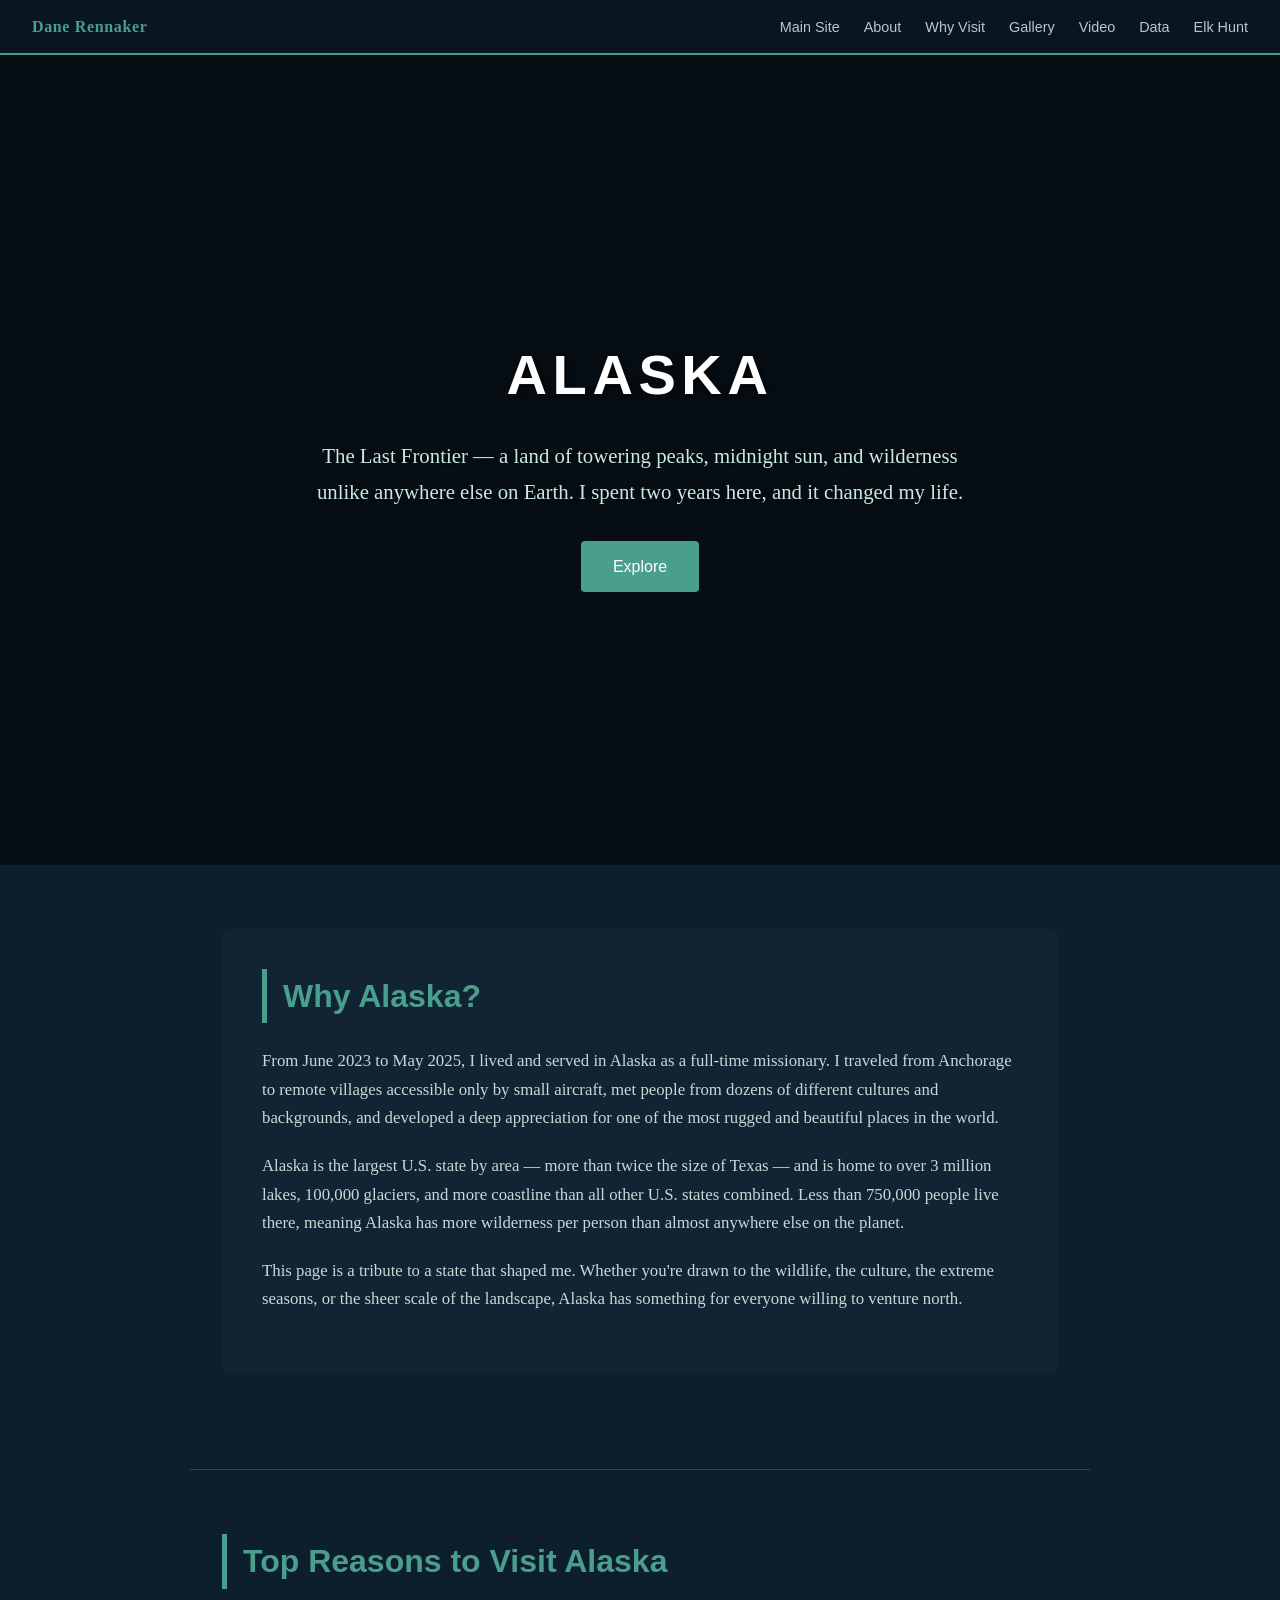
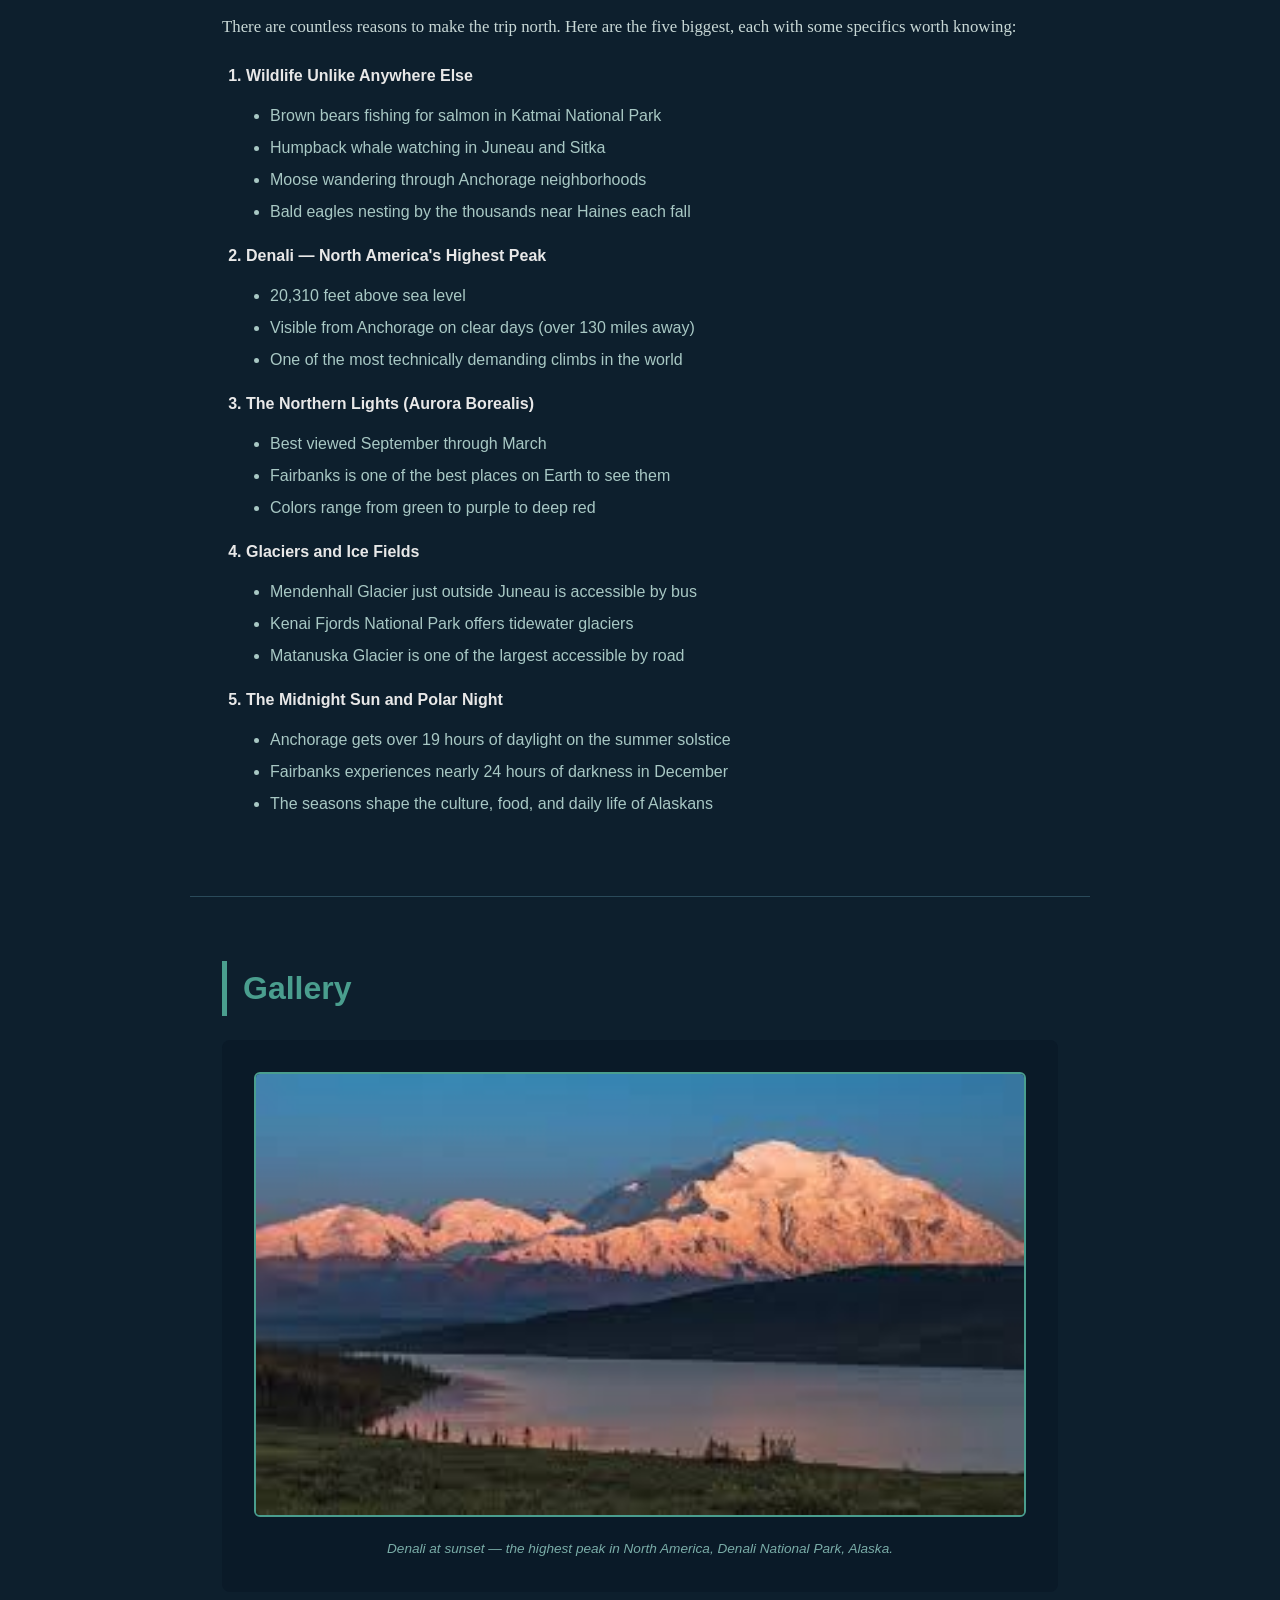
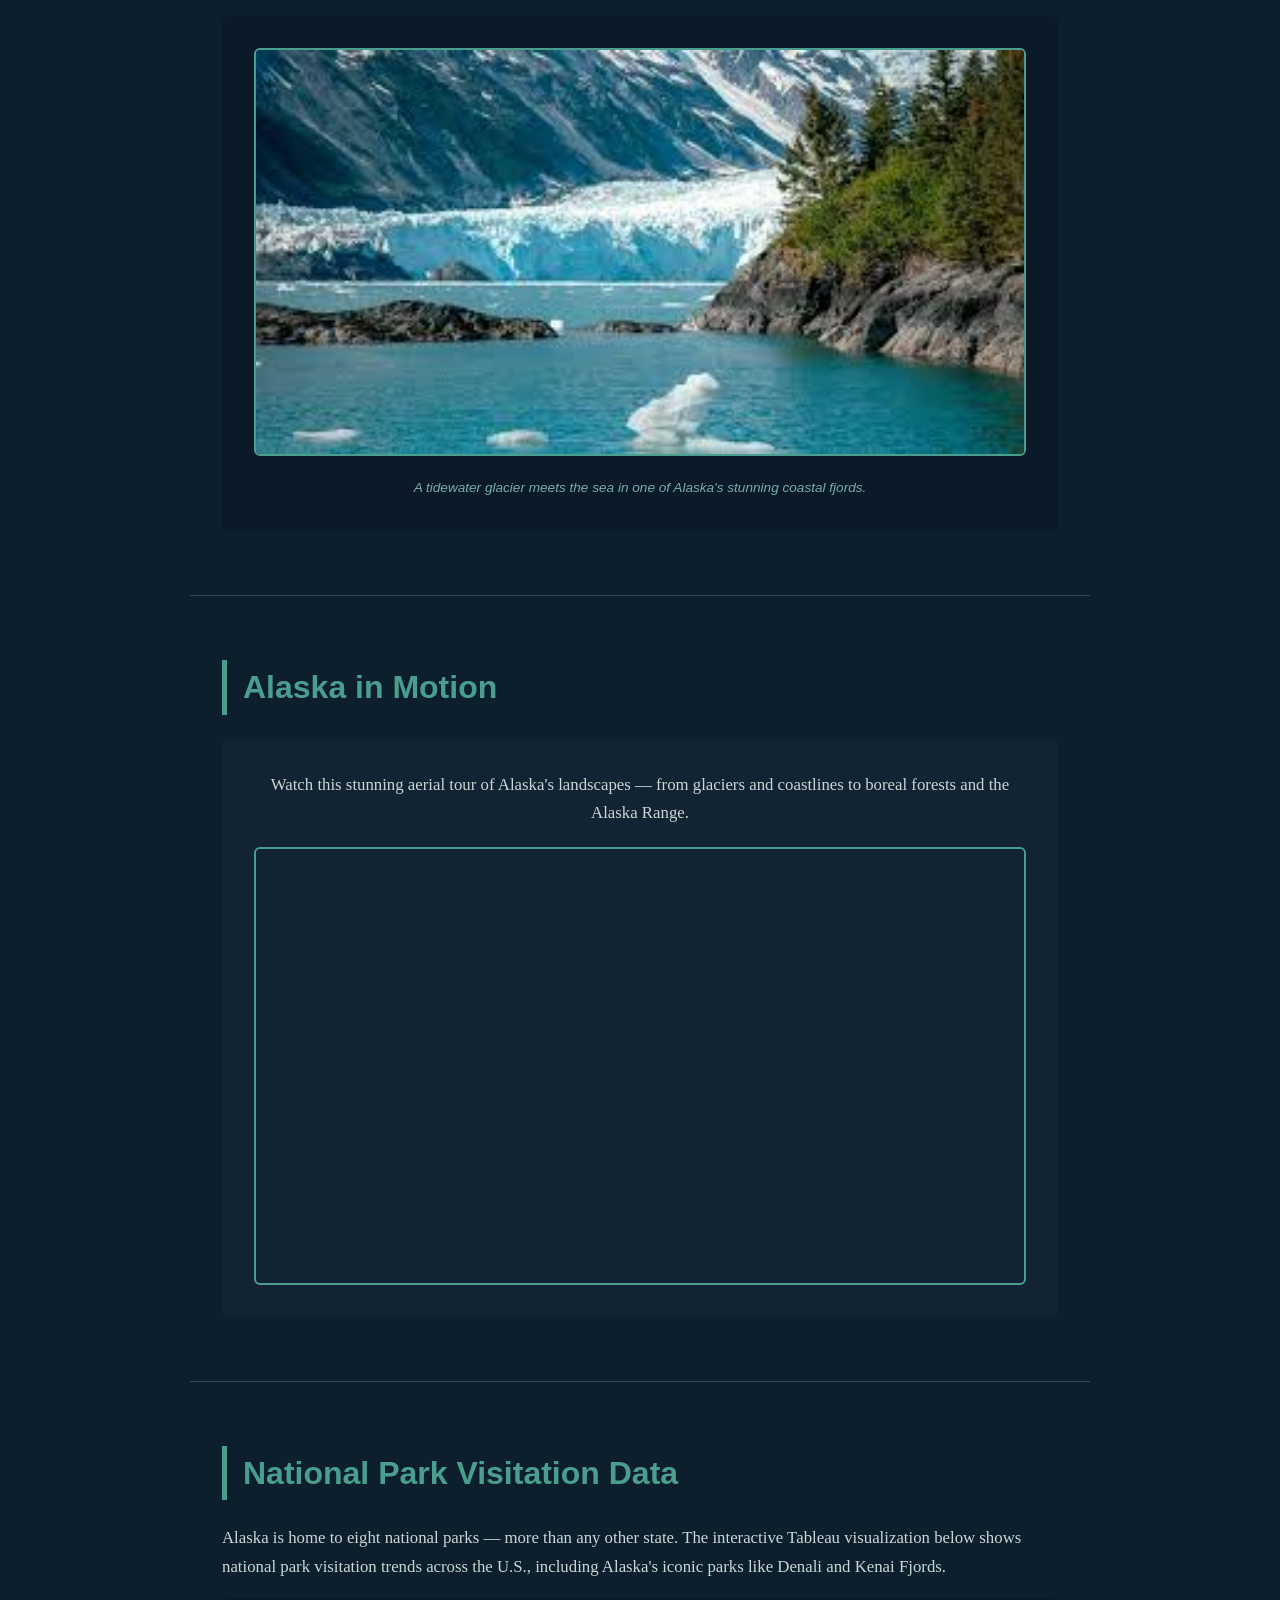
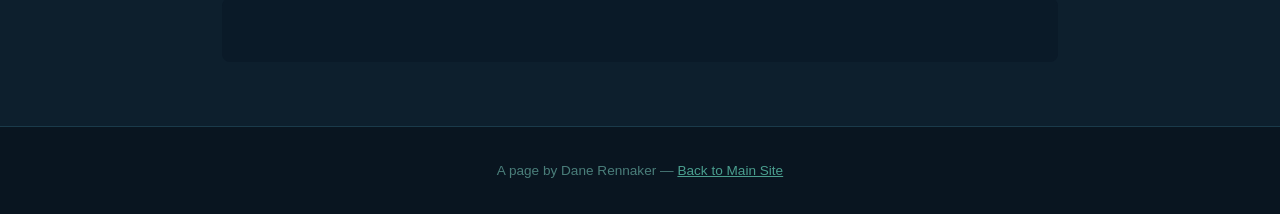
<file: scratch.html>
<!DOCTYPE html>
<html lang="en">
<head>
    <meta charset="UTF-8" />
    <meta name="viewport" content="width=device-width, initial-scale=1.0" />
    <title>Alaska: The Last Frontier — Dane Rennaker</title>
    <link rel="stylesheet" href="scratch.css" />
</head>
<body>

    <!-- Top navigation bar — links back to main site -->
    <nav id="top-nav">
        <a class="site-title" href="index.html">Dane Rennaker</a>
        <ul>
            <li><a href="index.html">Main Site</a></li>
            <li><a href="#about">About</a></li>
            <li><a href="#reasons">Why Visit</a></li>
            <li><a href="#gallery">Gallery</a></li>
            <li><a href="#video">Video</a></li>
            <li><a href="#data">Data</a></li>
            <li><a href="game.html">Elk Hunt</a></li>
        </ul>
    </nav>

    <!-- Hero section -->
    <header id="hero">
        <h1>Alaska</h1>
        <p>The Last Frontier — a land of towering peaks, midnight sun, and wilderness unlike anywhere else on Earth. I spent two years here, and it changed my life.</p>
        <a class="hero-btn" href="#about">Explore</a>
    </header>

    <!-- ============================================================ -->
    <!-- About anchor -->
    <!-- ============================================================ -->
    <a id="about"></a>
    <section class="content-section">
        <div id="about-div">
            <h2>Why Alaska?</h2>
            <p>
                From June 2023 to May 2025, I lived and served in Alaska as a full-time missionary. I traveled from Anchorage to remote villages accessible only by small aircraft,
                met people from dozens of different cultures and backgrounds, and developed a deep appreciation for one of the most rugged and beautiful places in the world.
            </p>
            <p>
                Alaska is the largest U.S. state by area — more than twice the size of Texas — and is home to over 3 million lakes, 100,000 glaciers, and more coastline than all
                other U.S. states combined. Less than 750,000 people live there, meaning Alaska has more wilderness per person than almost anywhere else on the planet.
            </p>
            <p>
                This page is a tribute to a state that shaped me. Whether you're drawn to the wildlife, the culture, the extreme seasons, or the sheer scale of the landscape,
                Alaska has something for everyone willing to venture north.
            </p>
        </div>
    </section>

    <hr class="section-sep" />

    <!-- ============================================================ -->
    <!-- Reasons to visit anchor — ordered list with embedded unordered list -->
    <!-- ============================================================ -->
    <a id="reasons"></a>
    <section class="content-section">
        <h2>Top Reasons to Visit Alaska</h2>
        <p>There are countless reasons to make the trip north. Here are the five biggest, each with some specifics worth knowing:</p>

        <ol class="reasons-list">
            <li>
                Wildlife Unlike Anywhere Else
                <ul>
                    <li>Brown bears fishing for salmon in Katmai National Park</li>
                    <li>Humpback whale watching in Juneau and Sitka</li>
                    <li>Moose wandering through Anchorage neighborhoods</li>
                    <li>Bald eagles nesting by the thousands near Haines each fall</li>
                </ul>
            </li>
            <li>
                Denali — North America's Highest Peak
                <ul>
                    <li>20,310 feet above sea level</li>
                    <li>Visible from Anchorage on clear days (over 130 miles away)</li>
                    <li>One of the most technically demanding climbs in the world</li>
                </ul>
            </li>
            <li>
                The Northern Lights (Aurora Borealis)
                <ul>
                    <li>Best viewed September through March</li>
                    <li>Fairbanks is one of the best places on Earth to see them</li>
                    <li>Colors range from green to purple to deep red</li>
                </ul>
            </li>
            <li>
                Glaciers and Ice Fields
                <ul>
                    <li>Mendenhall Glacier just outside Juneau is accessible by bus</li>
                    <li>Kenai Fjords National Park offers tidewater glaciers</li>
                    <li>Matanuska Glacier is one of the largest accessible by road</li>
                </ul>
            </li>
            <li>
                The Midnight Sun and Polar Night
                <ul>
                    <li>Anchorage gets over 19 hours of daylight on the summer solstice</li>
                    <li>Fairbanks experiences nearly 24 hours of darkness in December</li>
                    <li>The seasons shape the culture, food, and daily life of Alaskans</li>
                </ul>
            </li>
        </ol>
    </section>

    <hr class="section-sep" />

    <!-- ============================================================ -->
    <!-- Gallery anchor — image not from Bootstrap theme -->
    <!-- ============================================================ -->
    <a id="gallery"></a>
    <section class="content-section">
        <h2>Gallery</h2>
        <div class="gallery-div">
            <figure>
                <img
                    src="Alaska1.jpeg"
                    alt="Denali mountain at sunset reflected in a lake, Alaska" />
                <figcaption>Denali at sunset — the highest peak in North America, Denali National Park, Alaska.</figcaption>
            </figure>
        </div>

        <div class="gallery-div" style="margin-top: 1.5rem;">
            <figure>
                <img
                    src="Alaska2.jpeg"
                    alt="Glacier and turquoise waters in an Alaskan fjord" />
                <figcaption>A tidewater glacier meets the sea in one of Alaska's stunning coastal fjords.</figcaption>
            </figure>
        </div>
    </section>

    <hr class="section-sep" />

    <!-- ============================================================ -->
    <!-- Video anchor — embedded YouTube video -->
    <!-- ============================================================ -->
    <a id="video"></a>
    <section class="content-section">
        <h2>Alaska in Motion</h2>
        <div id="video-div">
            <p>Watch this stunning aerial tour of Alaska's landscapes — from glaciers and coastlines to boreal forests and the Alaska Range.</p>
            <div class="video-wrapper">
                <!--
                    YouTube embed: "Alaska - A Journey Through the Last Frontier"
                    Video ID: _u3SR7YqDDI (Alaska scenic 4K)
                -->
                <iframe
                    src="https://www.youtube.com/embed/8Ch2vBkVUQQ"
                    title="Alaska scenic video"
                    allow="accelerometer; autoplay; clipboard-write; encrypted-media; gyroscope; picture-in-picture"
                    allowfullscreen>
                </iframe>
            </div>
        </div>
    </section>

    <hr class="section-sep" />

    <!-- ============================================================ -->
    <!-- Data / Tableau anchor -->
    <!-- ============================================================ -->
    <a id="data"></a>
    <section class="content-section">
        <h2>National Park Visitation Data</h2>
        <p style="color:#c8d8d6; margin-bottom: 1rem;">
            Alaska is home to eight national parks — more than any other state. The interactive Tableau visualization below
            shows national park visitation trends across the U.S., including Alaska's iconic parks like Denali and Kenai Fjords.
        </p>
        <div id="tableau-div">
            <div class='tableauPlaceholder' id='viz1' style='position: relative; width: 100%; max-width: 860px; margin: 0 auto;'>
                <noscript>
                    <a href='https://public.tableau.com/app/profile/kinsey.n.miller/viz/USNationalParksVisitationTrends/Dashboard'>
                        <img alt='US National Parks Visitation Trends' src='https://public.tableau.com/static/images/US/USNationalParksVisitationTrends/Dashboard/1_rss.png' style='border: none' />
                    </a>
                </noscript>
                <object class='tableauViz' style='display:none;'>
                    <param name='host_url' value='https%3A%2F%2Fpublic.tableau.com%2F' />
                    <param name='embed_code_version' value='3' />
                    <param name='site_root' value='' />
                    <param name='name' value='USNationalParksVisitationTrends/Dashboard' />
                    <param name='tabs' value='no' />
                    <param name='toolbar' value='yes' />
                    <param name='animate_transition' value='yes' />
                    <param name='display_static_image' value='yes' />
                    <param name='display_spinner' value='yes' />
                    <param name='display_overlay' value='yes' />
                    <param name='display_count' value='yes' />
                    <param name='language' value='en-US' />
                </object>
            </div>
            <script type='text/javascript'>
                var divElement = document.getElementById('viz1');
                var vizElement = divElement.getElementsByTagName('object')[0];
                vizElement.style.width = '100%';
                vizElement.style.height = (divElement.offsetWidth * 0.75) + 'px';
                var scriptElement = document.createElement('script');
                scriptElement.src = 'https://public.tableau.com/javascripts/api/viz_v1.js';
                vizElement.parentNode.insertBefore(scriptElement, vizElement);
            </script>
        </div>
    </section>

    <!-- Footer -->
    <footer id="page-footer">
        <p>A page by Dane Rennaker &mdash; <a href="index.html" style="color: #4a9e8e;">Back to Main Site</a></p>
    </footer>

</body>
</html>
</file>
<file: scratch.css>
/* === scratch.css — from scratch, no Bootstrap === */

/* Reset & base */
* {
    margin: 0;
    padding: 0;
    box-sizing: border-box;
}

body {
    font-family: 'Georgia', 'Times New Roman', serif;
    background-color: #0d1f2d;
    color: #e8e8e8;
    line-height: 1.7;
}

/* ---- Top nav bar ---- */
#top-nav {
    background-color: #091520;
    padding: 0.8rem 2rem;
    display: flex;
    align-items: center;
    justify-content: space-between;
    position: sticky;
    top: 0;
    z-index: 100;
    border-bottom: 2px solid #4a9e8e;
}

#top-nav .site-title {
    font-family: 'Georgia', serif;
    font-size: 1rem;
    font-weight: bold;
    color: #4a9e8e;
    text-decoration: none;
    letter-spacing: 0.04em;
    white-space: nowrap;
}

#top-nav ul {
    list-style: none;
    display: flex;
    gap: 1.5rem;
}

#top-nav ul li a {
    font-family: 'Arial', sans-serif;
    color: #b0ccc8;
    text-decoration: none;
    font-size: 0.9rem;
    transition: color 0.2s;
}

#top-nav ul li a:hover {
    color: #4a9e8e;
}

/* ---- Hero / header ---- */
#hero {
    background-image: linear-gradient(rgba(0,0,0,0.55), rgba(0,0,0,0.55)),
                      url('https://upload.wikimedia.org/wikipedia/commons/thumb/1/10/Denali_Mount_McKinley.jpg/1280px-Denali_Mount_McKinley.jpg');
    background-size: cover;
    background-position: center;
    background-repeat: no-repeat;
    min-height: 90vh;
    display: flex;
    flex-direction: column;
    align-items: center;
    justify-content: center;
    text-align: center;
    padding: 4rem 2rem;
}

#hero h1 {
    font-family: 'Arial', 'Helvetica', sans-serif;
    font-size: 3.5rem;
    color: #ffffff;
    letter-spacing: 0.1em;
    text-transform: uppercase;
    margin-bottom: 1rem;
    text-shadow: 2px 2px 8px rgba(0,0,0,0.8);
}

#hero p {
    font-size: 1.3rem;
    color: #cce8e4;
    max-width: 650px;
    text-shadow: 1px 1px 4px rgba(0,0,0,0.7);
    margin-bottom: 2rem;
}

.hero-btn {
    display: inline-block;
    background-color: #4a9e8e;
    color: #fff;
    font-family: 'Arial', sans-serif;
    font-size: 1rem;
    padding: 0.75rem 2rem;
    border-radius: 4px;
    text-decoration: none;
    transition: background-color 0.2s;
}

.hero-btn:hover {
    background-color: #3a7e6e;
}

/* ---- General content sections ---- */
.content-section {
    max-width: 900px;
    margin: 0 auto;
    padding: 4rem 2rem;
}

.content-section h2 {
    font-family: 'Arial', sans-serif;
    font-size: 2rem;
    color: #4a9e8e;
    border-left: 5px solid #4a9e8e;
    padding-left: 1rem;
    margin-bottom: 1.5rem;
}

.content-section p {
    font-size: 1.05rem;
    color: #c8d8d6;
    margin-bottom: 1.2rem;
}

/* ---- About div ---- */
#about-div {
    background-color: #122333;
    border-radius: 8px;
    padding: 2.5rem;
    margin-bottom: 2rem;
}

/* ---- Lists ---- */
.reasons-list {
    font-family: 'Arial', sans-serif;
    font-size: 1rem;
    color: #c8d8d6;
    padding-left: 1.5rem;
    line-height: 2;
}

.reasons-list > li {
    margin-bottom: 0.75rem;
    color: #e8e8e8;
    font-weight: bold;
}

.reasons-list ul {
    list-style-type: disc;
    margin: 0.5rem 0 0.5rem 1.5rem;
    font-weight: normal;
    color: #a8c8c4;
}

/* ---- Gallery div ---- */
.gallery-div {
    background-color: #0a1a28;
    border-radius: 8px;
    padding: 2rem;
    text-align: center;
}

.gallery-div img {
    width: 100%;
    max-width: 820px;
    border-radius: 6px;
    border: 2px solid #4a9e8e;
    margin-bottom: 0.75rem;
}

.gallery-div figcaption {
    font-family: 'Arial', sans-serif;
    font-size: 0.85rem;
    color: #7aada8;
    font-style: italic;
}

/* ---- Video div ---- */
#video-div {
    background-color: #122333;
    border-radius: 8px;
    padding: 2rem;
    text-align: center;
}

.video-wrapper {
    position: relative;
    padding-bottom: 56.25%;
    height: 0;
    overflow: hidden;
    border-radius: 6px;
    border: 2px solid #4a9e8e;
    margin-top: 1rem;
}

.video-wrapper iframe {
    position: absolute;
    top: 0;
    left: 0;
    width: 100%;
    height: 100%;
    border: none;
}

/* ---- Tableau div ---- */
#tableau-div {
    background-color: #0a1a28;
    border-radius: 8px;
    padding: 2rem;
    text-align: center;
    overflow: hidden;
}

#tableau-div p {
    margin-bottom: 1rem;
}

/* ---- Section separator ---- */
.section-sep {
    border: none;
    border-top: 1px solid #2a4a5a;
    max-width: 900px;
    margin: 0 auto;
}

/* ---- Footer ---- */
#page-footer {
    text-align: center;
    padding: 2rem;
    font-family: 'Arial', sans-serif;
    font-size: 0.85rem;
    color: #4a7e7a;
    background-color: #091520;
    border-top: 1px solid #1a3a4a;
}
</file>
